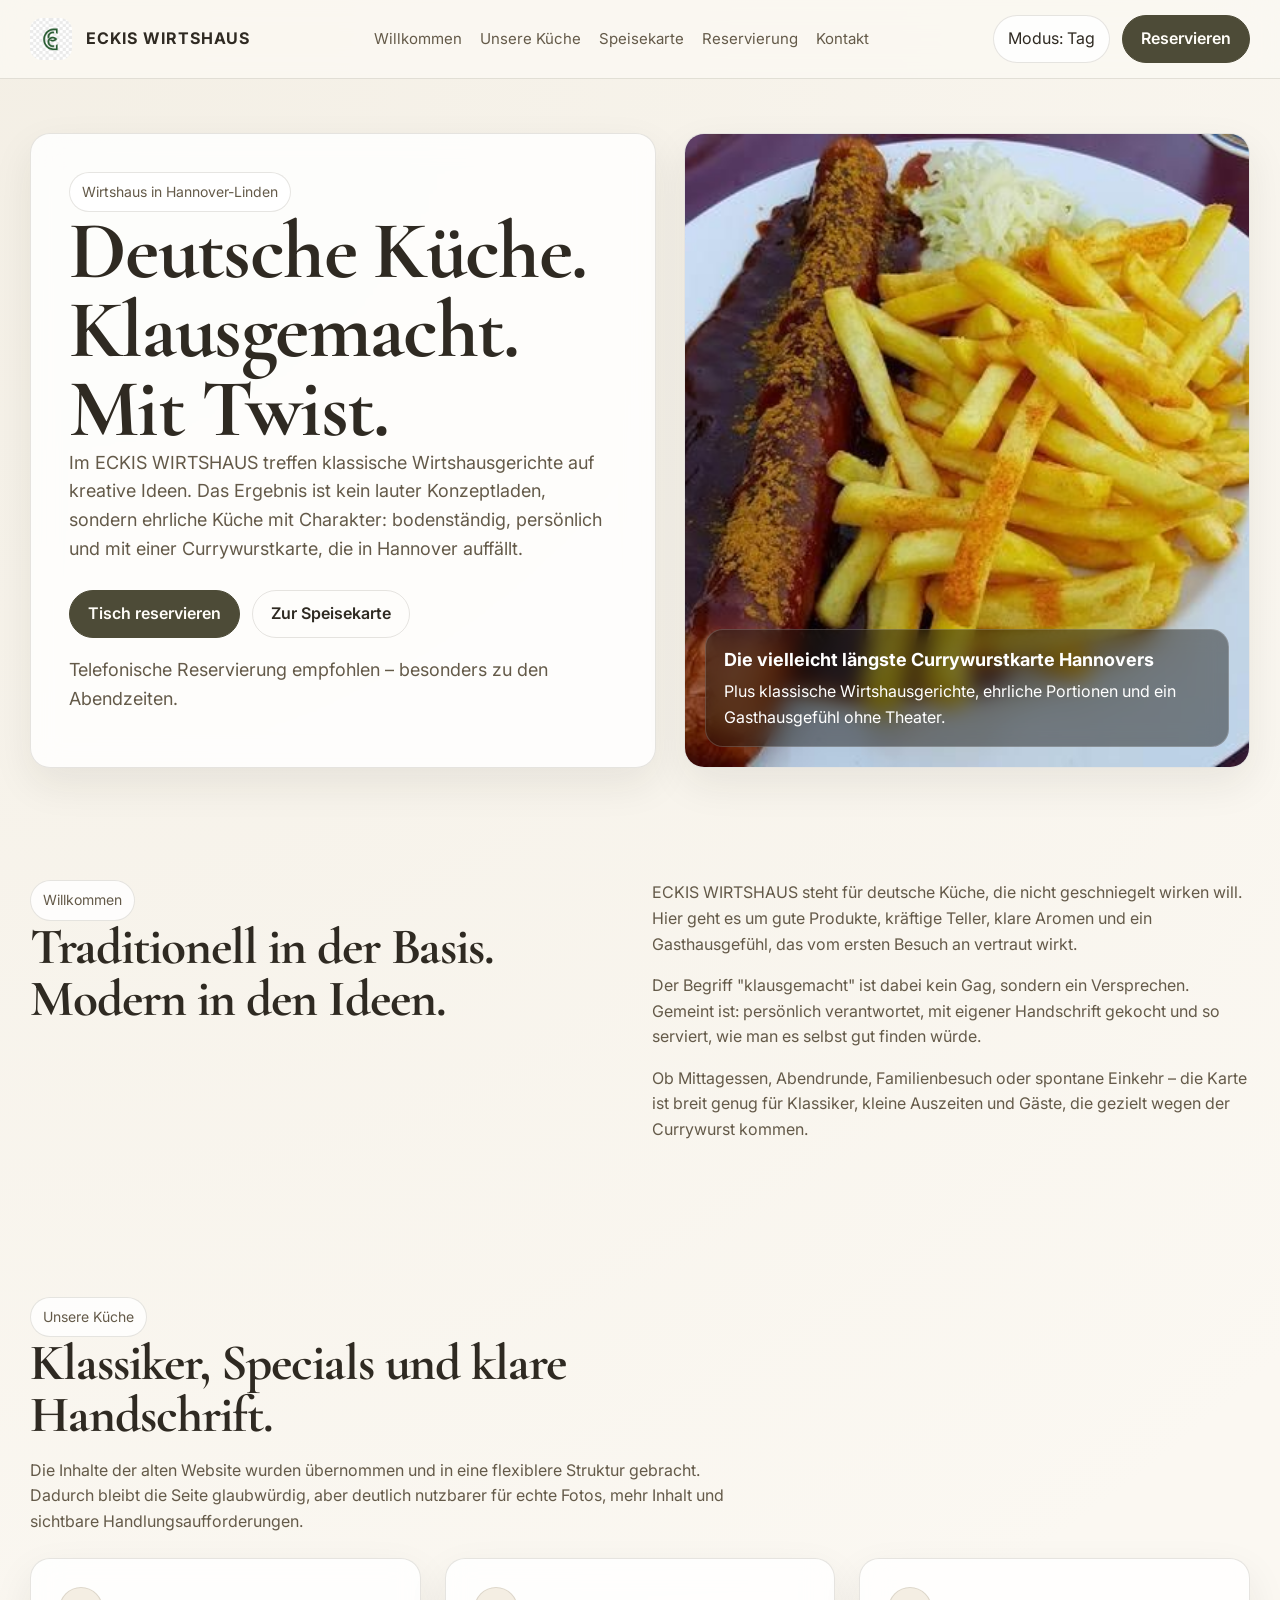
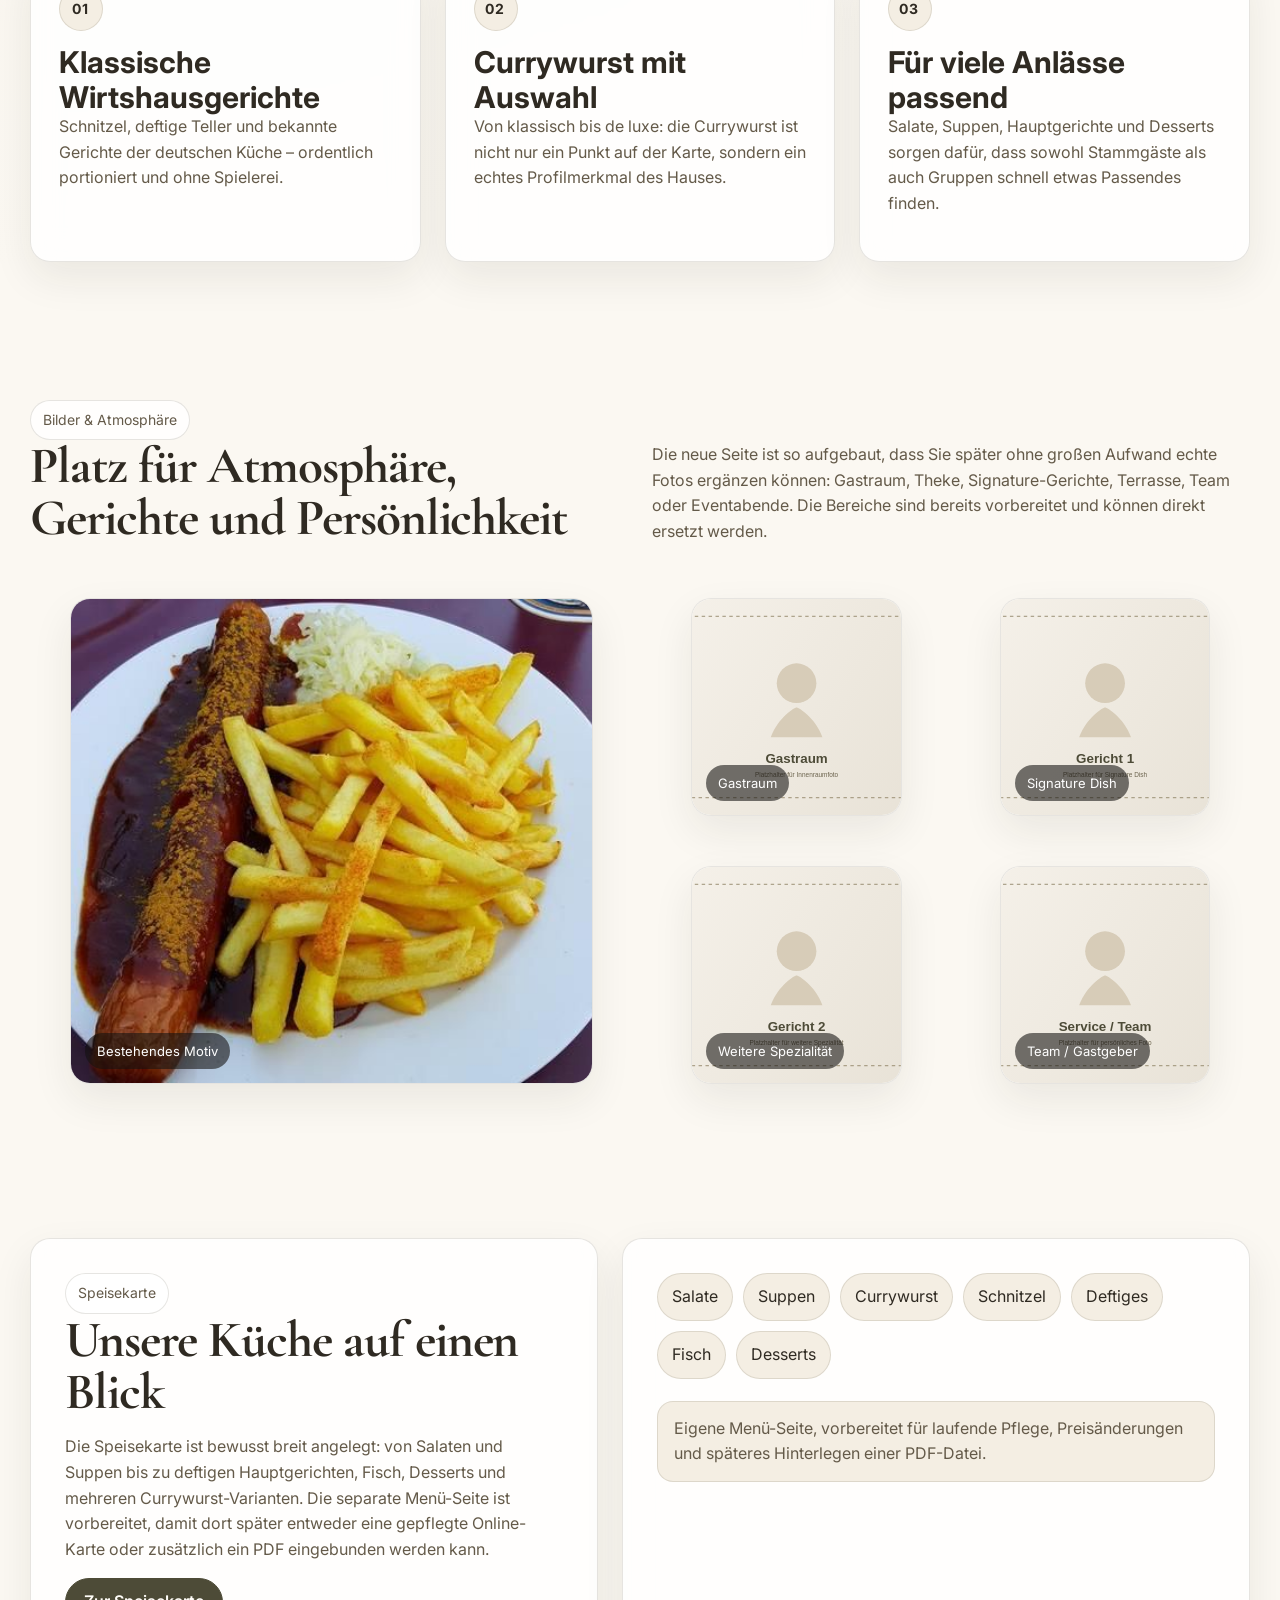
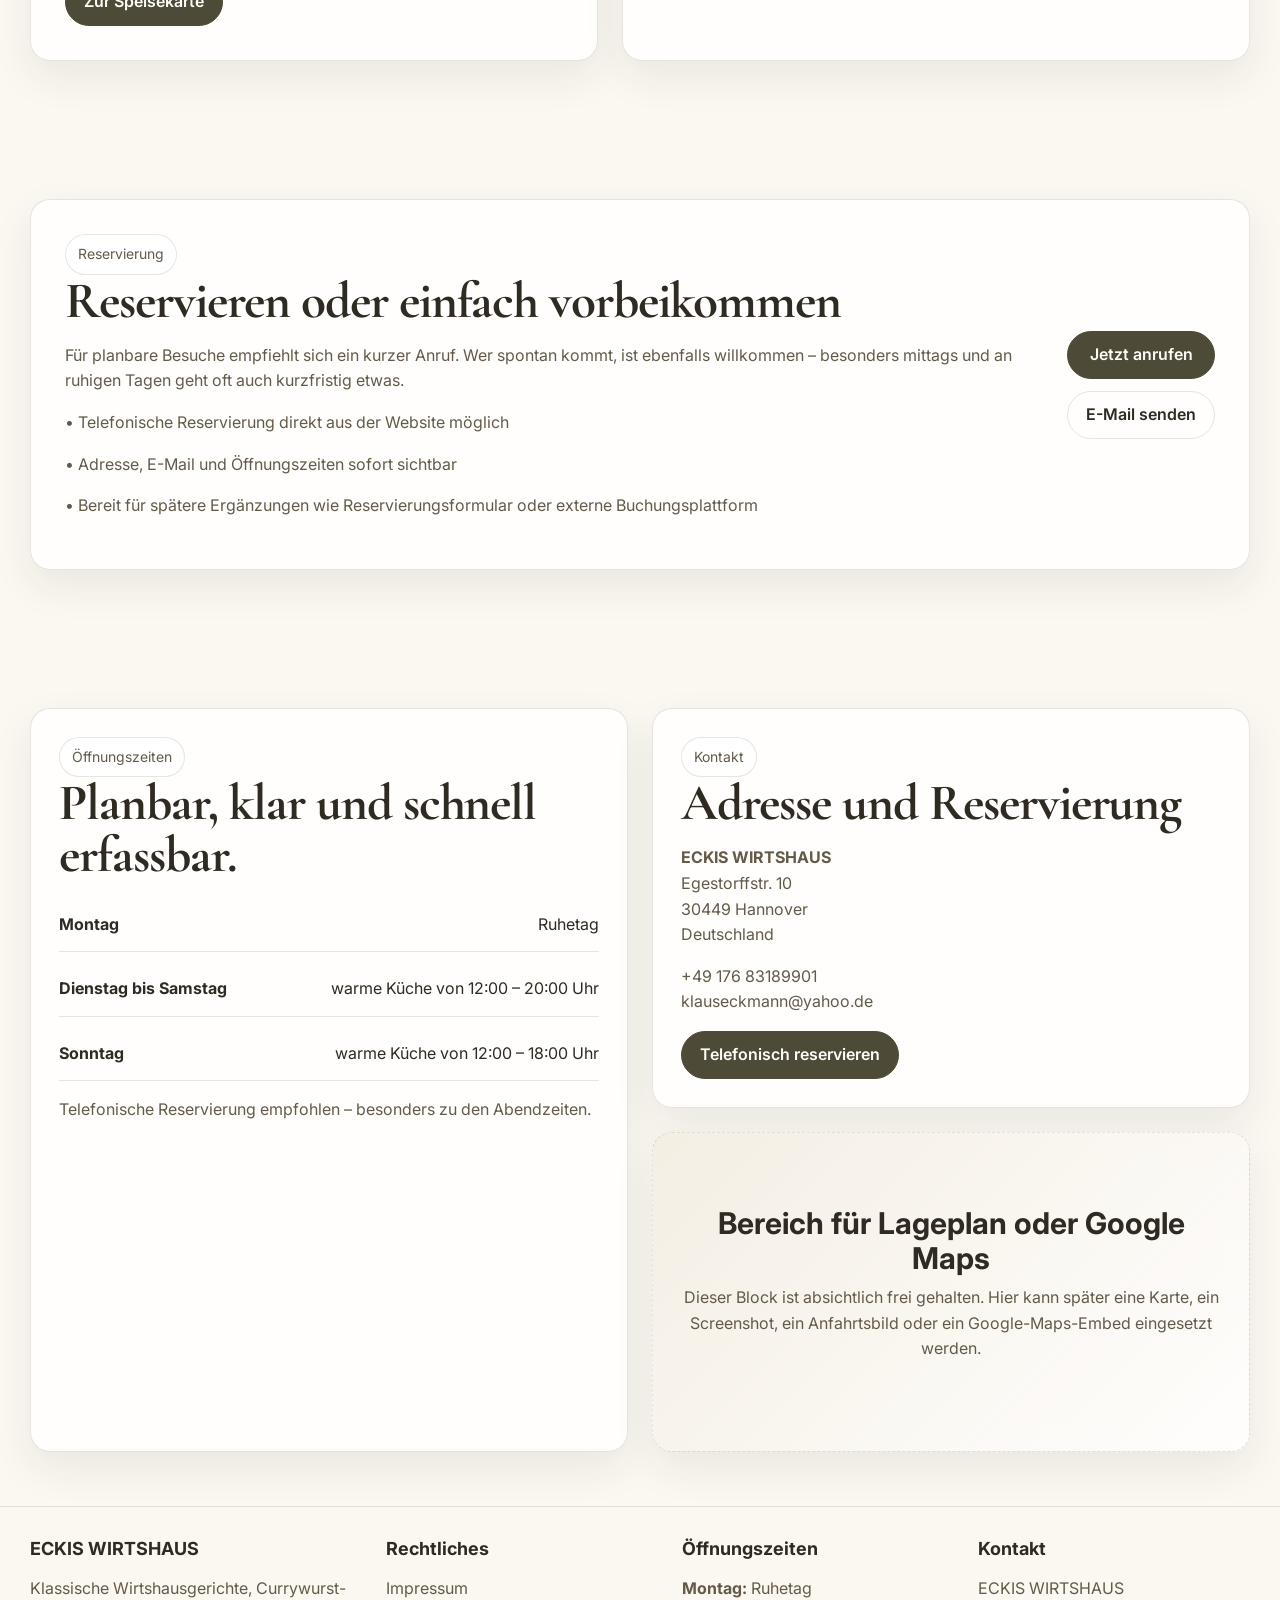
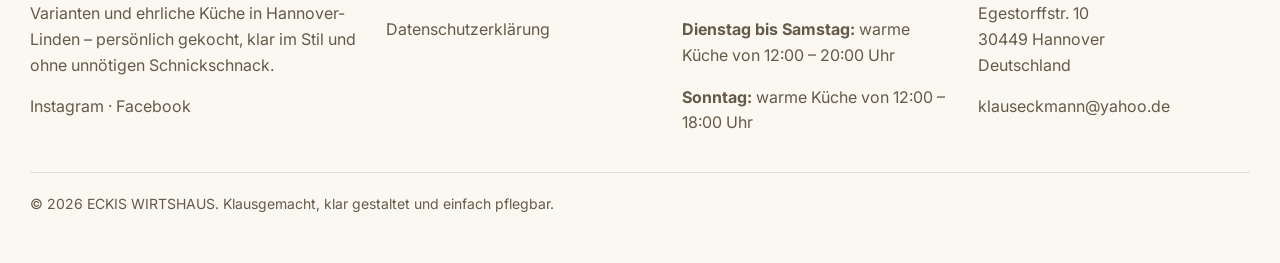
<file: index.html>
<!DOCTYPE html>
<html lang="de">
<head>
<meta charset="UTF-8">
<meta name="viewport" content="width=device-width, initial-scale=1.0">
<link rel="preconnect" href="https://fonts.googleapis.com">
<link rel="preconnect" href="https://fonts.gstatic.com" crossorigin>
<link href="https://fonts.googleapis.com/css2?family=Cormorant+Garamond:wght@500;600;700&family=Inter:wght@400;500;600;700&display=swap" rel="stylesheet">
<link rel="stylesheet" href="styles.css">
<script src="data.js" defer></script>
<script src="app.js" defer></script>

<title>ECKIS WIRTSHAUS – Moderne Restaurant-Website</title>
<meta name="description" content="Moderne, helle Website für Eckis Wirtshaus in Hannover mit Reservierungsbutton, Menü-Seite, Kontakt und Öffnungszeiten.">
</head>
<body>
  <div data-header></div>
  <main>
    <div data-home-hero></div>
    <div data-home-intro></div>
    <div data-home-kitchen></div>
    <div data-home-gallery></div>
    <div data-home-menu></div>
    <div data-home-reservation></div>
    <div data-home-contact></div>
  </main>
  <div data-footer></div>
  <script>
    window.addEventListener('DOMContentLoaded', function() {
      EckisSite.renderHeader('home');
      EckisSite.renderHome();
    });
  </script>
</body>
</html>
</file>
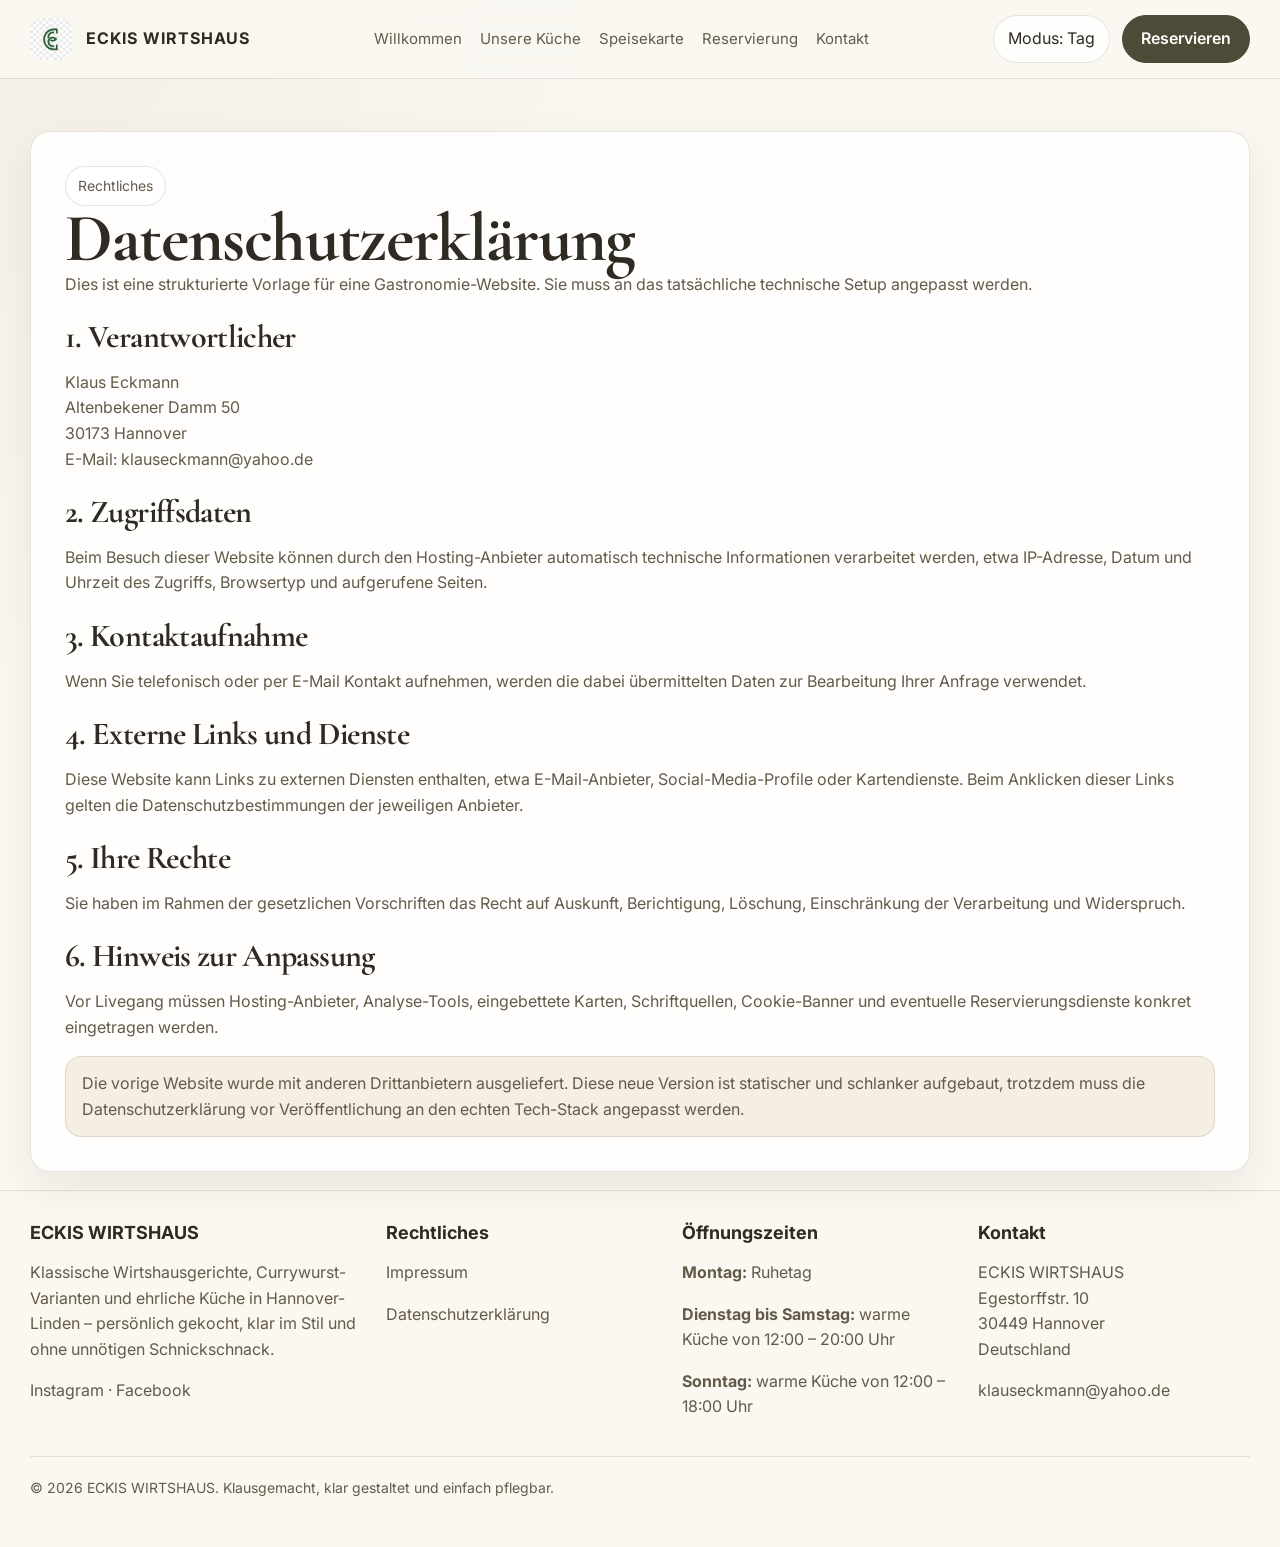
<file: datenschutz.html>
<!DOCTYPE html>
<html lang="de">
<head>
<meta charset="UTF-8">
<meta name="viewport" content="width=device-width, initial-scale=1.0">
<link rel="preconnect" href="https://fonts.googleapis.com">
<link rel="preconnect" href="https://fonts.gstatic.com" crossorigin>
<link href="https://fonts.googleapis.com/css2?family=Cormorant+Garamond:wght@500;600;700&family=Inter:wght@400;500;600;700&display=swap" rel="stylesheet">
<link rel="stylesheet" href="styles.css">
<script src="data.js" defer></script>
<script src="app.js" defer></script>

<title>Datenschutzerklärung – ECKIS WIRTSHAUS</title>
<meta name="description" content="Datenschutzerklärung von Eckis Wirtshaus.">
</head>
<body>
  <div data-header></div>
  <main data-legal-page></main>
  <div data-footer></div>
  <script>
    window.addEventListener('DOMContentLoaded', function() {
      EckisSite.renderHeader();
      EckisSite.renderLegalPage('datenschutz');
    });
  </script>
</body>
</html>
</file>
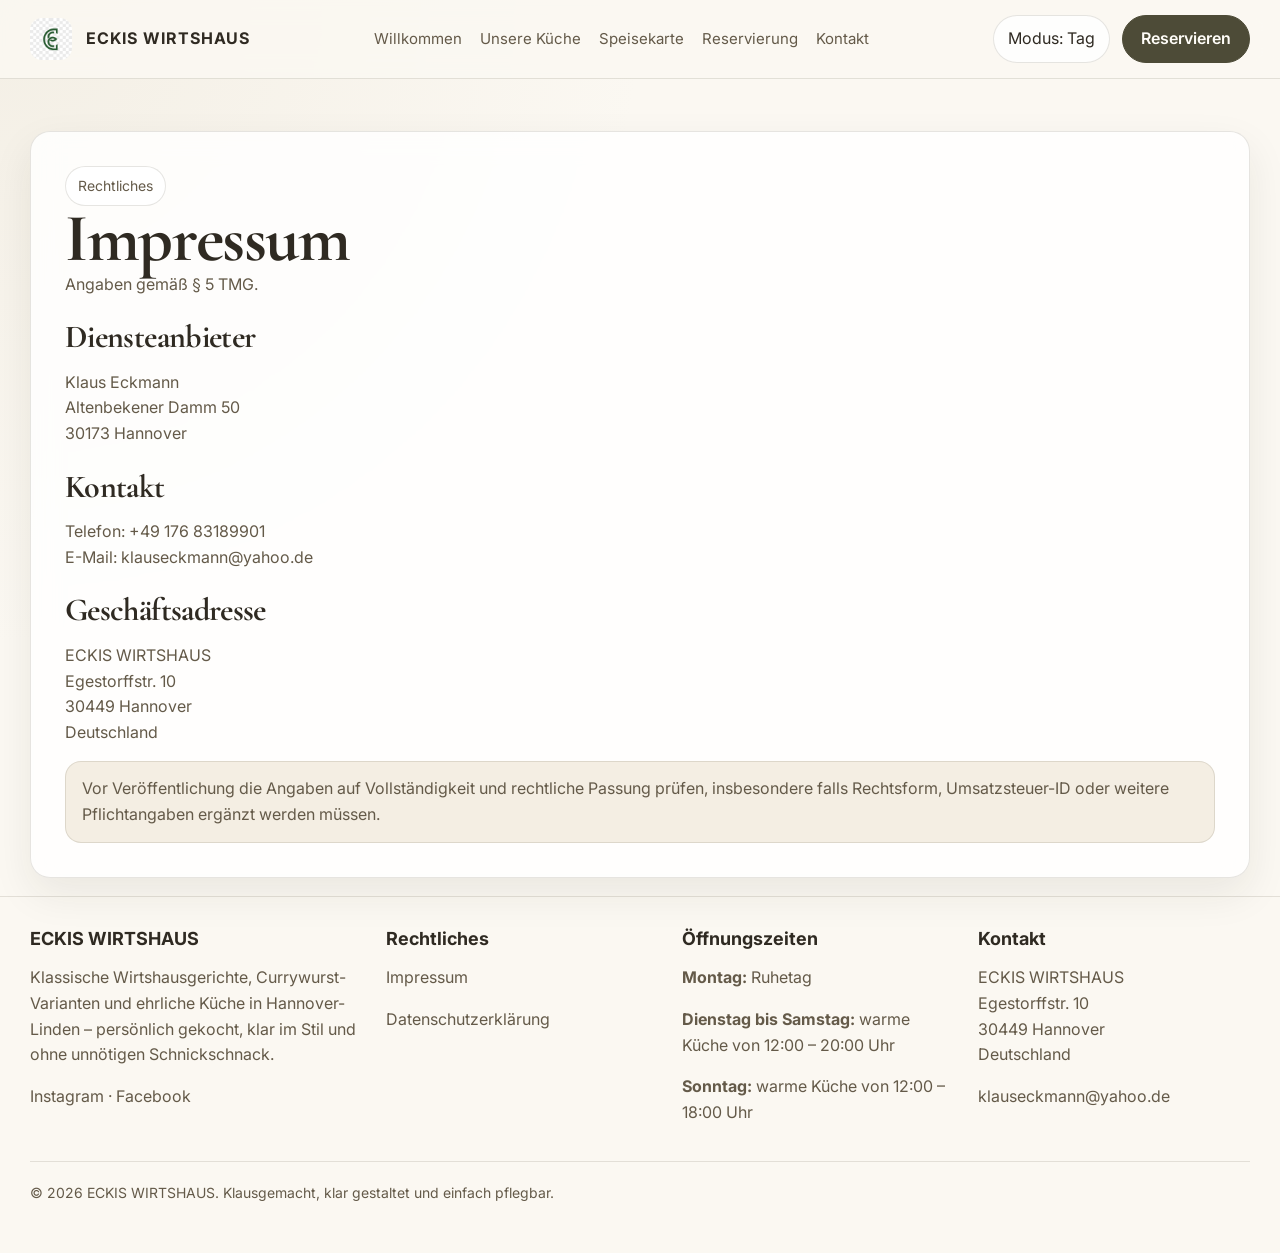
<file: impressum.html>
<!DOCTYPE html>
<html lang="de">
<head>
<meta charset="UTF-8">
<meta name="viewport" content="width=device-width, initial-scale=1.0">
<link rel="preconnect" href="https://fonts.googleapis.com">
<link rel="preconnect" href="https://fonts.gstatic.com" crossorigin>
<link href="https://fonts.googleapis.com/css2?family=Cormorant+Garamond:wght@500;600;700&family=Inter:wght@400;500;600;700&display=swap" rel="stylesheet">
<link rel="stylesheet" href="styles.css">
<script src="data.js" defer></script>
<script src="app.js" defer></script>

<title>Impressum – ECKIS WIRTSHAUS</title>
<meta name="description" content="Impressum von Eckis Wirtshaus.">
</head>
<body>
  <div data-header></div>
  <main data-legal-page></main>
  <div data-footer></div>
  <script>
    window.addEventListener('DOMContentLoaded', function() {
      EckisSite.renderHeader();
      EckisSite.renderLegalPage('impressum');
    });
  </script>
</body>
</html>
</file>
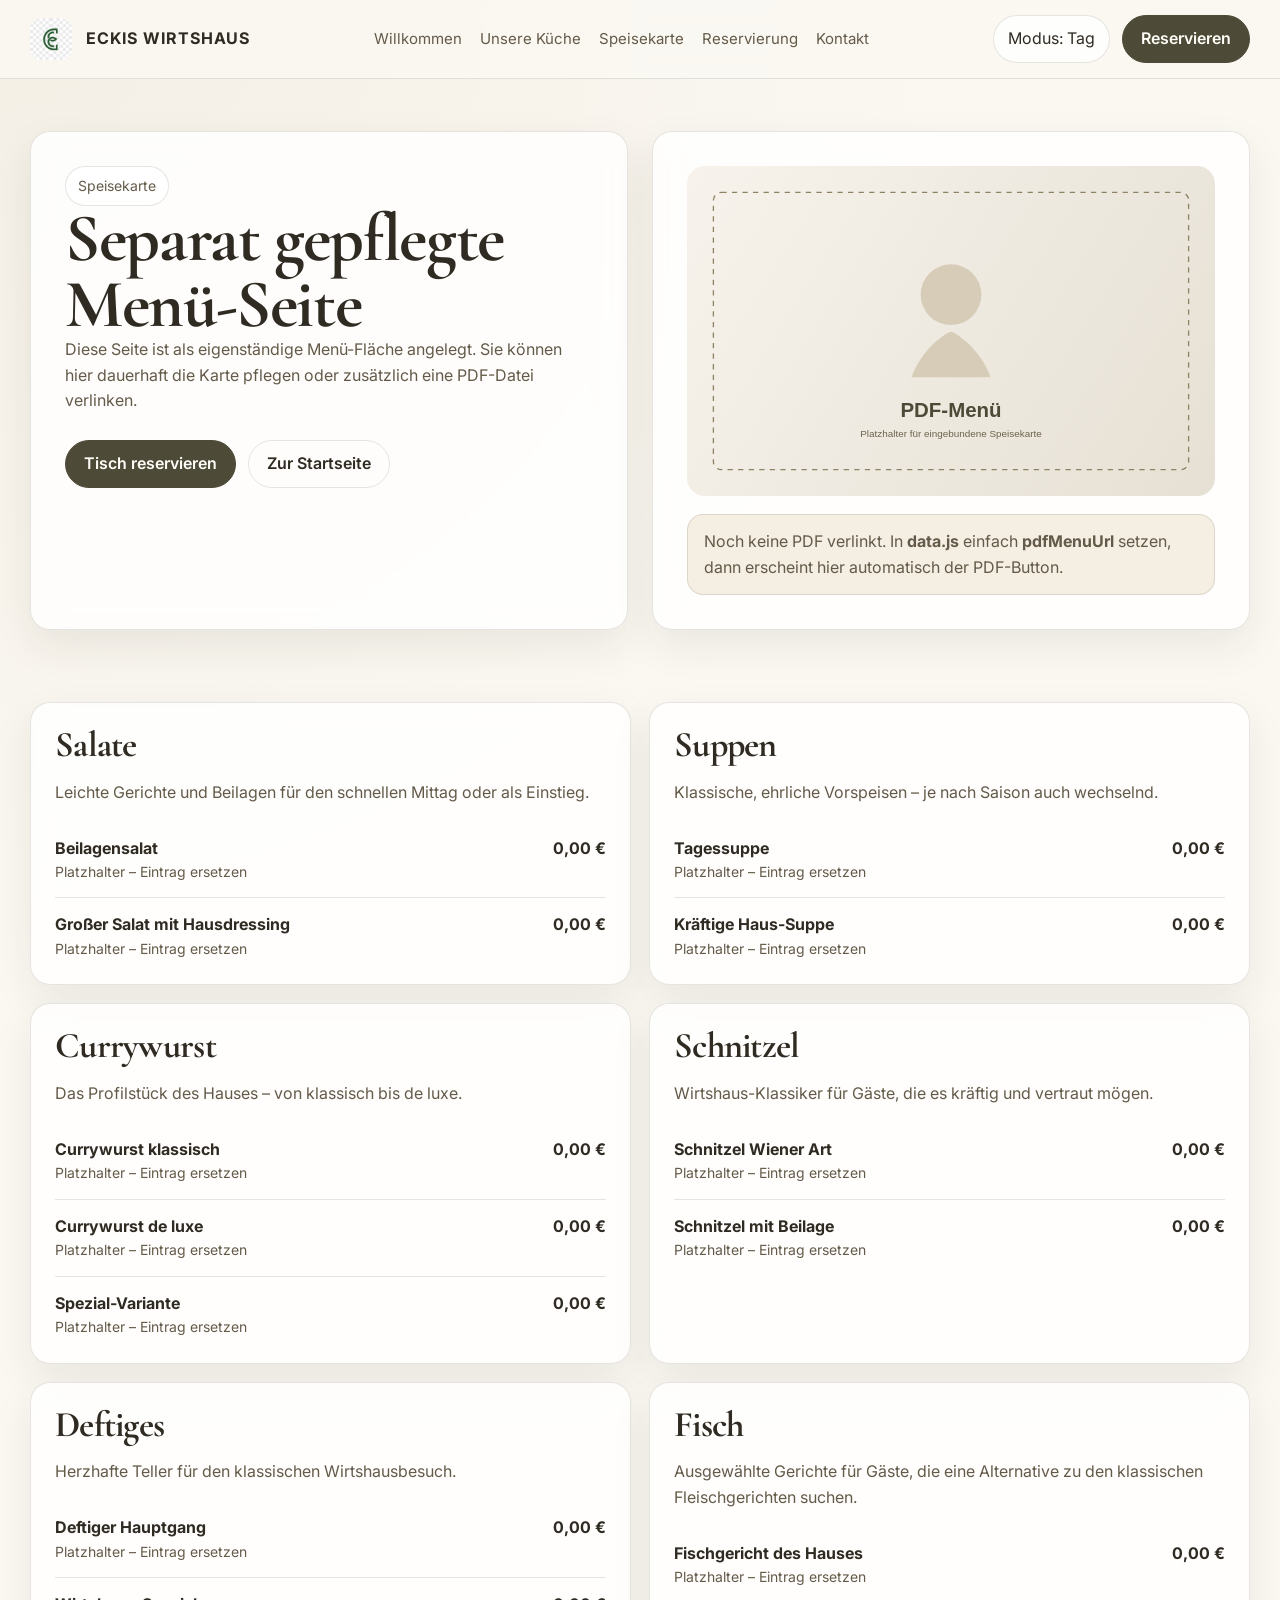
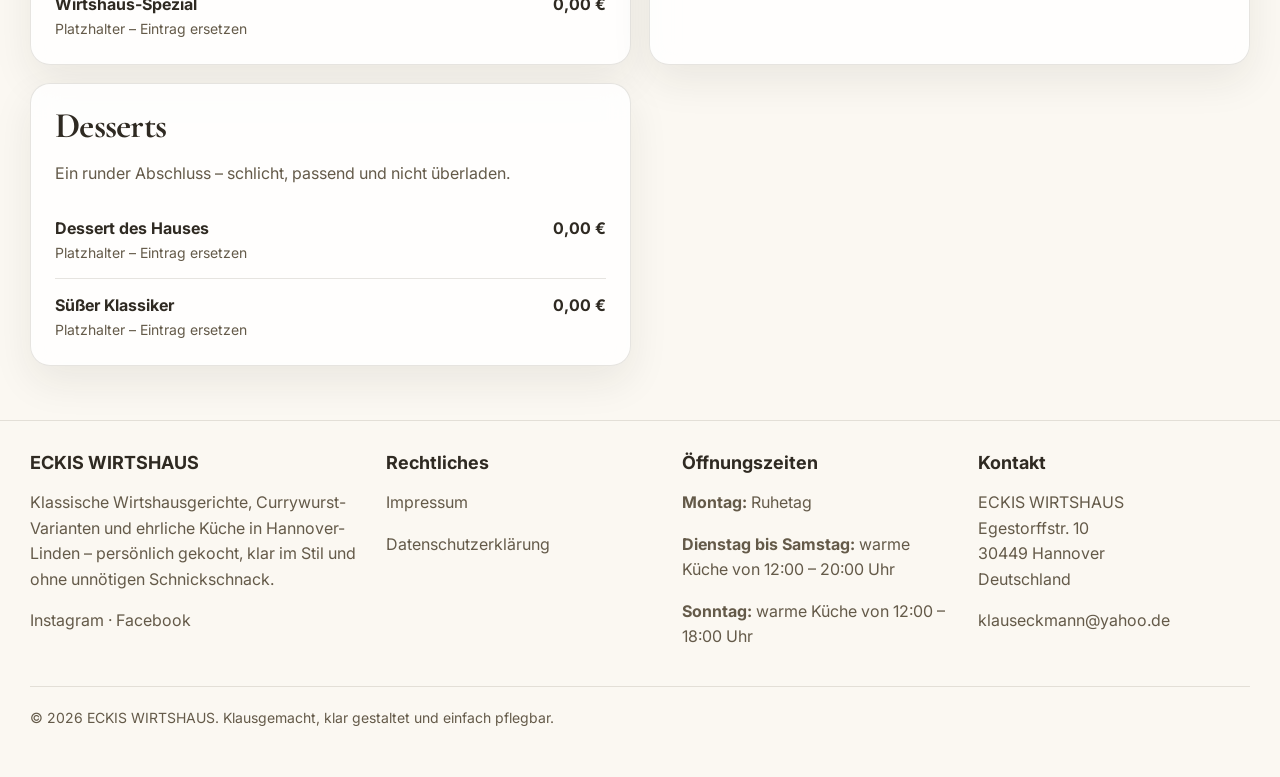
<file: speisekarte.html>
<!DOCTYPE html>
<html lang="de">
<head>
<meta charset="UTF-8">
<meta name="viewport" content="width=device-width, initial-scale=1.0">
<link rel="preconnect" href="https://fonts.googleapis.com">
<link rel="preconnect" href="https://fonts.gstatic.com" crossorigin>
<link href="https://fonts.googleapis.com/css2?family=Cormorant+Garamond:wght@500;600;700&family=Inter:wght@400;500;600;700&display=swap" rel="stylesheet">
<link rel="stylesheet" href="styles.css">
<script src="data.js" defer></script>
<script src="app.js" defer></script>

<title>Speisekarte – ECKIS WIRTSHAUS</title>
<meta name="description" content="Separate Menü-Seite für Eckis Wirtshaus. Bereit für Online-Karte und PDF-Verlinkung.">
</head>
<body>
  <div data-header></div>
  <main data-menu-page></main>
  <div data-footer></div>
  <script>
    window.addEventListener('DOMContentLoaded', function() {
      EckisSite.renderHeader('menu');
      EckisSite.renderMenuPage();
    });
  </script>
</body>
</html>
</file>
<file: styles.css>
:root {
  --bg: #fbf8f2;
  --bg-soft: #f4eee3;
  --surface: rgba(255,255,255,0.82);
  --surface-strong: #ffffff;
  --text: #2f2a22;
  --muted: #645a49;
  --line: rgba(77,75,55,0.14);
  --primary: #4d4b37;
  --primary-contrast: #fffdf8;
  --accent: #d9cfb7;
  --shadow: 0 16px 40px rgba(44, 38, 29, 0.08);
  --radius-xl: 28px;
  --radius-lg: 20px;
  --radius-md: 14px;
  --container: 1220px;
}

:root[data-theme='dark'] {
  --bg: #151412;
  --bg-soft: #1d1a17;
  --surface: rgba(35,33,29,0.88);
  --surface-strong: #24211d;
  --text: #f2ede4;
  --muted: #c0b7a8;
  --line: rgba(244, 234, 215, 0.12);
  --primary: #f1eadc;
  --primary-contrast: #1a1714;
  --accent: #5f5848;
  --shadow: 0 16px 40px rgba(0, 0, 0, 0.28);
}

* { box-sizing: border-box; }
html { scroll-behavior: smooth; }
body {
  margin: 0;
  font-family: "Inter", system-ui, -apple-system, BlinkMacSystemFont, "Segoe UI", sans-serif;
  background: radial-gradient(circle at top left, rgba(217,207,183,0.22), transparent 36%), var(--bg);
  color: var(--text);
  line-height: 1.6;
}
a { color: inherit; text-decoration: none; }
img { max-width: 100%; display: block; }
.container { width: min(calc(100% - 32px), var(--container)); margin: 0 auto; }
.section { padding: 84px 0; }
.section-tight { padding: 54px 0; }
.eyebrow { display:inline-flex; padding:8px 12px; border:1px solid var(--line); border-radius:999px; background:var(--surface); color:var(--muted); font-size:14px; }
.h1, h1 { font-family: "Cormorant Garamond", Georgia, serif; font-size: clamp(46px, 8vw, 82px); line-height: 0.96; letter-spacing: -0.02em; margin: 0; }
.h2, h2 { font-family: "Cormorant Garamond", Georgia, serif; font-size: clamp(34px, 4vw, 56px); line-height: 1.02; letter-spacing: -0.02em; margin: 0 0 16px; }
.h3, h3 { font-size: clamp(22px, 3vw, 30px); line-height: 1.15; margin: 0; }
p { margin: 0 0 16px; color: var(--muted); }
.small { font-size: 14px; color: var(--muted); }
.grid { display: grid; gap: 24px; }
.card {
  background: var(--surface);
  backdrop-filter: blur(14px);
  border: 1px solid var(--line);
  border-radius: var(--radius-lg);
  box-shadow: var(--shadow);
}
.header {
  position: sticky;
  top: 0;
  z-index: 50;
  backdrop-filter: blur(14px);
  background: color-mix(in srgb, var(--bg) 84%, transparent);
  border-bottom: 1px solid var(--line);
}
.header-inner {
  display:flex; align-items:center; justify-content:space-between; gap:18px;
  min-height: 78px;
}
.brand { display:flex; align-items:center; gap:14px; font-weight:700; letter-spacing: 0.06em; }
.brand img { width: 42px; height: 42px; border-radius: 12px; }
.nav { display:flex; align-items:center; gap:18px; flex-wrap:wrap; }
.nav a { color: var(--muted); font-size: 15px; }
.nav a:hover { color: var(--text); }
.header-actions { display:flex; align-items:center; gap:12px; }
.toggle {
  border:1px solid var(--line); background:var(--surface); color:var(--text);
  padding:10px 14px; border-radius:999px; cursor:pointer; font:inherit;
}
.btn {
  display:inline-flex; align-items:center; justify-content:center; gap:10px;
  min-height: 48px; padding: 0 18px; border-radius: 999px;
  border: 1px solid var(--primary); background: var(--primary); color: var(--primary-contrast);
  font-weight: 600; transition: .2s ease;
}
.btn:hover { transform: translateY(-1px); }
.btn.secondary { background: transparent; color: var(--text); border-color: var(--line); }
.btn.full { width: 100%; }
.hero {
  padding: 54px 0 28px;
}
.hero-grid { display:grid; grid-template-columns: 1.05fr .95fr; gap: 28px; align-items: stretch; }
.hero-copy { padding: 38px; }
.hero-copy p { max-width: 62ch; font-size: 18px; }
.hero-actions { display:flex; flex-wrap:wrap; gap: 12px; margin-top: 26px; }
.hero-media { position: relative; min-height: 580px; overflow: hidden; }
.hero-media img { width:100%; height:100%; object-fit:cover; }
.hero-badge {
  position:absolute; left:20px; bottom:20px; right:20px;
  background: rgba(22,20,17,.46); color:#fff; border:1px solid rgba(255,255,255,.18);
  padding: 16px 18px; border-radius: 18px; backdrop-filter: blur(10px);
}
.hero-badge strong { display:block; font-size: 18px; margin-bottom: 4px; }
.split { display:grid; grid-template-columns: 1fr 1fr; gap: 24px; }
.kitchen-grid { grid-template-columns: repeat(3, minmax(0,1fr)); }
.kitchen-card { padding: 28px; }
.kitchen-card .icon { width:44px; height:44px; display:grid; place-items:center; border-radius:999px; background:var(--bg-soft); border:1px solid var(--line); color:var(--text); font-size:14px; font-weight:700; letter-spacing:.08em; margin-bottom: 14px; }
.gallery-grid {
  display:grid; grid-template-columns: 1.35fr .65fr .65fr; grid-auto-rows: 250px; gap: 18px;
}
.gallery-grid .main { grid-row: span 2; }
.gallery-item { position:relative; overflow:hidden; }
.gallery-item img { width:100%; height:100%; object-fit:cover; }
.gallery-label {
  position:absolute; left:14px; bottom:14px; background:rgba(20,18,16,.58); color:#fff;
  padding:8px 12px; border-radius:999px; font-size:13px;
}
.menu-preview { display:grid; grid-template-columns: .95fr 1.05fr; gap: 24px; }
.category-list { display:flex; flex-wrap:wrap; gap: 10px; }
.chip { padding: 10px 14px; border-radius: 999px; border:1px solid var(--line); background: var(--bg-soft); color: var(--text); }
.banner {
  padding: 34px; display:grid; grid-template-columns: 1fr auto; gap: 18px; align-items:center;
}
.hours-grid { display:grid; grid-template-columns: 1fr 1fr; gap: 24px; }
.hours-list { display:grid; gap: 10px; }
.hours-row { display:flex; justify-content:space-between; gap:18px; padding: 14px 0; border-bottom:1px solid var(--line); }
.contact-box { padding: 28px; }
.map-placeholder {
  min-height: 320px; border-radius: var(--radius-lg); border:1px dashed var(--line);
  background: linear-gradient(135deg, var(--bg-soft), transparent), var(--surface);
  display:grid; place-items:center; padding: 24px; text-align:center;
}
.footer { padding: 28px 0 48px; border-top:1px solid var(--line); }
.footer-grid { display:grid; grid-template-columns: 1.1fr .9fr .9fr .9fr; gap: 24px; }
.footer-col h4 { margin:0 0 12px; font-size:18px; }
.footer-col a, .footer-col p { color: var(--muted); }
.footer-bottom { margin-top: 20px; padding-top:20px; border-top:1px solid var(--line); color: var(--muted); font-size: 14px; }
.page-hero { padding: 52px 0 18px; }
.page-hero .card, .content-block { padding: 34px; }
.menu-grid { display:grid; grid-template-columns: repeat(2, minmax(0,1fr)); gap: 18px; }
.menu-card { padding: 24px; }
.menu-item { display:grid; grid-template-columns: 1fr auto; gap: 12px; padding: 14px 0; border-bottom: 1px solid var(--line); }
.menu-item:last-child { border-bottom: 0; padding-bottom: 0; }
.legal-card { padding: 36px; }
.legal-card h2 { margin-top: 24px; }
.note { padding:14px 16px; border-radius: 16px; background: var(--bg-soft); border:1px solid var(--line); color: var(--muted); }

@media (max-width: 1000px) {
  .hero-grid, .split, .menu-preview, .hours-grid, .footer-grid, .menu-grid, .banner { grid-template-columns: 1fr; }
  .kitchen-grid { grid-template-columns: 1fr; }
  .gallery-grid { grid-template-columns: 1fr 1fr; grid-auto-rows: 220px; }
  .gallery-grid .main { grid-column: span 2; grid-row: auto; }
  .hero-media { min-height: 420px; }
}

@media (max-width: 760px) {
  .section { padding: 66px 0; }
  .header-inner { min-height: auto; padding: 16px 0; align-items:flex-start; flex-direction:column; }
  .nav { gap: 12px; }
  .header-actions { width:100%; justify-content:space-between; }
  .brand img { width: 38px; height: 38px; }
  .hero-copy, .contact-box, .page-hero .card, .content-block, .menu-card, .legal-card { padding: 24px; }
  .hero-actions { flex-direction: column; }
  .btn { width:100%; }
  .gallery-grid { grid-template-columns: 1fr; }
  .gallery-grid .main { grid-column: auto; }
  .hours-row { flex-direction: column; gap: 4px; }
}
</file>
